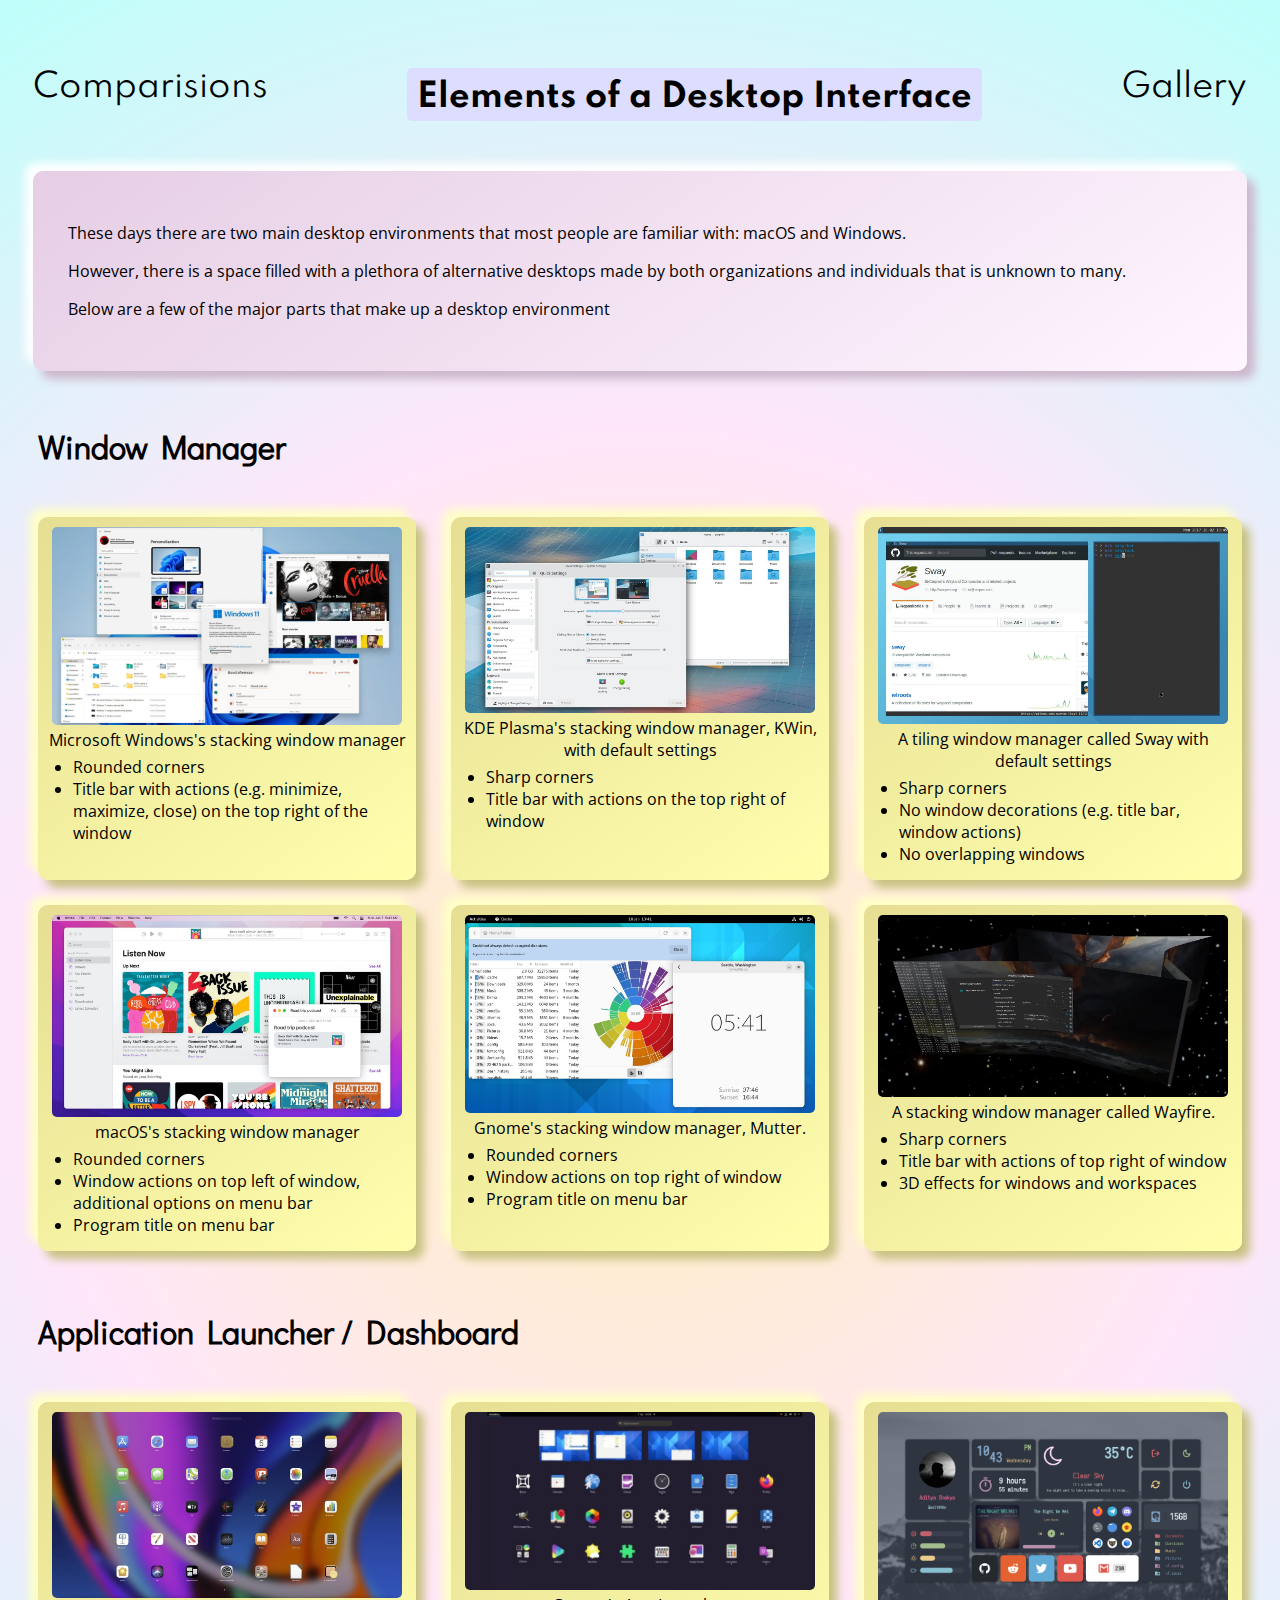
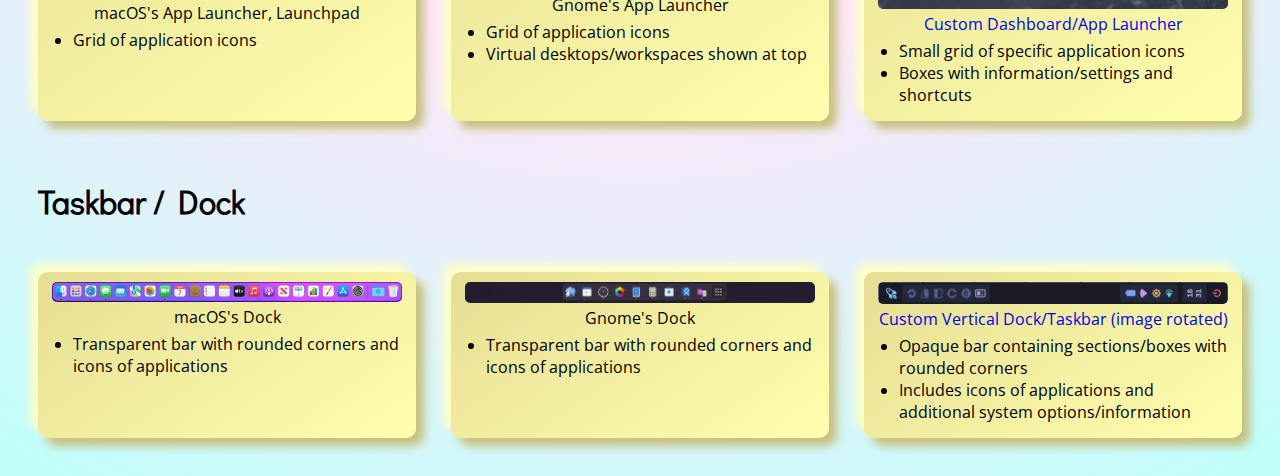
<file: index.html>
<!DOCTYPE html>
<html lang="en" dir="ltr">
  <head>
    <meta charset="utf-8">
    <title>Elements of a Desktop Inteface</title>
    <link rel="stylesheet" href="style.css">
  </head>
  <body>
    <div class="header">
      <span><a href="index.html">Comparisions</a></span>
      <h1>Elements of a Desktop Interface</h1>
      <span><a href="gallery.html">Gallery</a></span>
    </div>

    <div class="pre-content">
      <p>These days there are two main desktop environments that most people are familiar with: macOS and Windows.</p>
      <p>However, there is a space filled with a plethora of alternative desktops made by both organizations and individuals that is unknown to many.</p>
      <p>Below are a few of the major parts that make up a desktop environment</p>
    </div>

    <div class="content">

      <div class="row">
        <h1>Window Manager</h1>
        <div class="nested-row">
          <div class="section">
            <a href="images/win11-wm.webp"><img src="images/win11-wm.webp"/></a>
            <span>Microsoft Windows's stacking window manager</span>
            <ul>
              <li>Rounded corners</li>
              <li>Title bar with actions (e.g. minimize, maximize, close) on the top right of the window</li>
            </ul>
          </div>
          <div class="section">
            <a href="images/plasma-wm.jpg"><img src="images/plasma-wm.jpg"/></a>
            <span>KDE Plasma's stacking window manager, KWin, with default settings</span>
            <ul>
              <li>Sharp corners</li>
              <li>Title bar with actions on the top right of window</li>
            </ul>
          </div>
          <div class="section">
            <a href="images/swaywm.jpg"><img src="images/swaywm.jpg"/></a>
            <span>A tiling window manager called Sway with default settings</span>
            <ul>
              <li>Sharp corners</li>
              <li>No window decorations (e.g. title bar, window actions)</li>
              <li>No overlapping windows</li>
            </ul>
          </div>
        </div>
        <div class="nested-row">
          <div class="section">
            <a href="images/macos-wm.jpg"><img src="images/macos-wm.jpg"/></a>
            <span>macOS's stacking window manager</span>
            <ul>
              <li>Rounded corners</li>
              <li>Window actions on top left of window, additional options on menu bar</li>
              <li>Program title on menu bar</li>
            </ul>
          </div>
          <div class="section">
            <a href="images/gnome-wm.jpg"><img src="images/gnome-wm.jpg"/></a>
            <span>Gnome's stacking window manager, Mutter.</span>
            <ul>
              <li>Rounded corners</li>
              <li>Window actions on top right of window</li>
              <li>Program title on menu bar</li>
            </ul>
          </div>
          <div class="section">
            <a href="images/wayfire-wm.jpg"><img src="images/wayfire-wm.jpg"/></a>
            <span>A stacking window manager called Wayfire.</span>
            <ul>
              <li>Sharp corners</li>
              <li>Title bar with actions of top right of window</li>
              <li>3D effects for windows and workspaces</li>
            </ul>
          </div>
        </div>
      </div>

      <div class="row">
        <h1>Application Launcher / Dashboard</h1>
        <div class="nested-row">
          <div class="section">
            <a href="images/macos-applauncher.jpg"><img src="images/macos-applauncher.jpg"/></a>
            <span>macOS's App Launcher, Launchpad</span>
              <ul>
                <li>Grid of application icons</li>
              </ul>
          </div>
          <div class="section">
            <a href="images/gnome-applauncher.jpg"><img src="images/gnome-applauncher.jpg"/></a>
            <span>Gnome's App Launcher</span>
            <ul>
              <li>Grid of application icons</li>
              <li>Virtual desktops/workspaces shown at top</li>
            </ul>
          </div>
          <div class="section">
            <a href="images/widget-dashboard.png"><img src="images/widget-dashboard.png"/></a>
            <span><a href="https://github.com/adi1090x/widgets">Custom Dashboard/App Launcher</a></span>
            <ul>
              <li>Small grid of specific application icons</li>
              <li>Boxes with information/settings and shortcuts</li>
            </ul>
          </div>
        </div>
      </div>

      <div class="row">
        <h1>Taskbar / Dock</h1>
        <div class="nested-row">
          <div class="section">
            <a href="images/macos-dock.jpg"><img src="images/macos-dock.jpg"/></a>
            <span>macOS's Dock</span>
            <ul>
              <li>Transparent bar with rounded corners and icons of applications</li>
            </ul>
          </div>
          <div class="section">
            <a href="images/gnome-dock.jpg"><img src="images/gnome-dock.jpg"/></a>
            <span>Gnome's Dock</span>
            <ul>
              <li>Transparent bar with rounded corners and icons of applications</li>
            </ul>
          </div>
          <div class="section">
            <a href="images/vertical-bar-rotated.jpg"><img src="images/vertical-bar-rotated.jpg"/></a>
            <span><a href="https://github.com/rxyhn/dotfiles">Custom Vertical Dock/Taskbar (image rotated)</a></span>
            <ul>
              <li>Opaque bar containing sections/boxes with rounded corners</li>
              <li>Includes icons of applications and additional system options/information</li>
            </ul>
          </div>
        </div>
      </div>

    </div>
  </body>
</html>
</file>
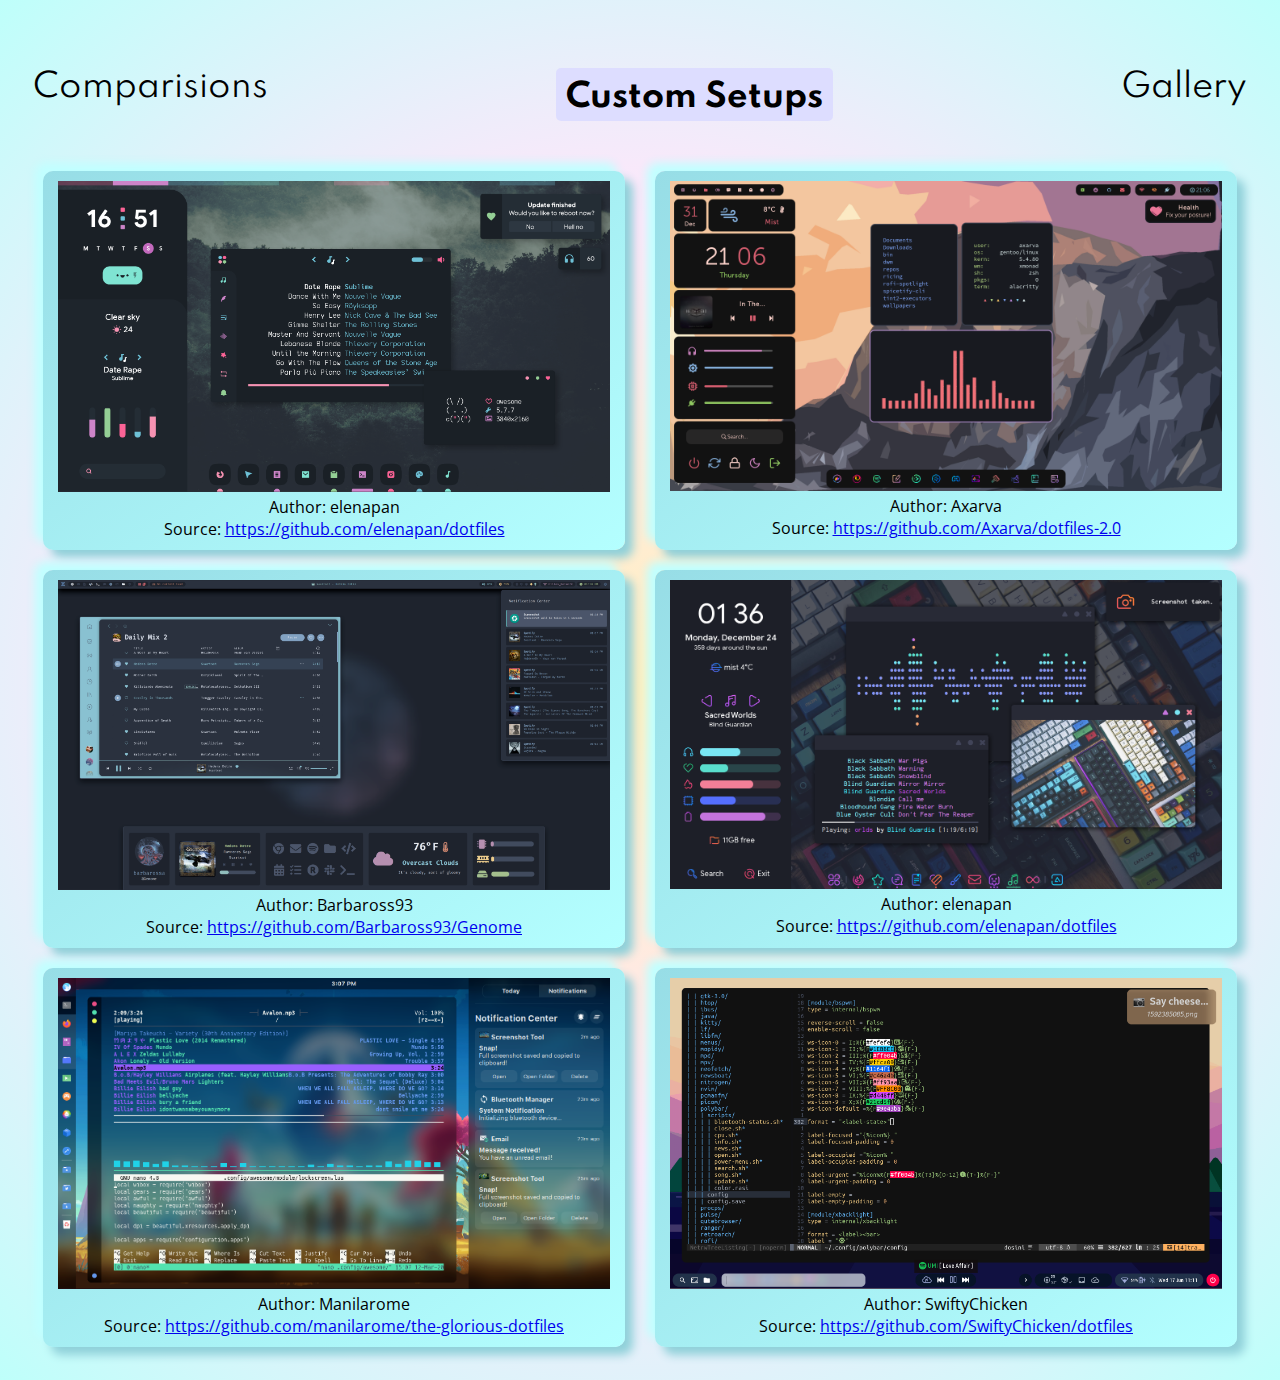
<file: gallery.html>
<!DOCTYPE html>
<html lang="en" dir="ltr">
  <head>
    <meta charset="utf-8">
    <title>Gallery</title>
    <link rel="stylesheet" href="style.css">
  </head>
  <body>
    <div class="header">
      <span><a href="index.html">Comparisions</a></span>
      <h1>Custom Setups</h1>
      <span><a href="gallery.html">Gallery</a></span>
    </div>
    <div class="project-grid">
      <div class="project">
        <a href="images/projects/amarena.png"><img src="images/projects/amarena.png"/></a>
        <p>Author: elenapan</p>
        <p>Source: <a href="https://github.com/elenapan/dotfiles">https://github.com/elenapan/dotfiles</a></p>
      </div>
      <div class="project">
        <a href="images/projects/axarva.png"><img src="images/projects/axarva.png"/></a>
        <p>Author: Axarva</p>
        <p>Source: <a href="https://github.com/Axarva/dotfiles-2.0">https://github.com/Axarva/dotfiles-2.0</a></p>
      </div>
      <div class="project">
        <a href="images/projects/genome.png"><img src="images/projects/genome.png"/></a>
        <p>Author: Barbaross93</p>
        <p>Source: <a href="https://github.com/Barbaross93/Genome">https://github.com/Barbaross93/Genome</a></p>

      </div>
      <div class="project">
        <a href="images/projects/lovelace.png"><img src="images/projects/lovelace.png"/></a>
        <p>Author: elenapan</p>
        <p>Source: <a href="https://github.com/elenapan/dotfiles">https://github.com/elenapan/dotfiles</a></p>
      </div>
      <div class="project">
        <a href="images/projects/manilarome.png"><img src="images/projects/manilarome.png"/></a>
        <p>Author: Manilarome</p>
        <p>Source: <a href="https://github.com/manilarome/the-glorious-dotfiles">https://github.com/manilarome/the-glorious-dotfiles</a></p>
      </div>
      <div class="project">
        <a href="images/projects/swifty.png"><img src="images/projects/swifty.png"/></a>
        <p>Author: SwiftyChicken</p>
        <p>Source: <a href="https://github.com/SwiftyChicken/dotfiles">https://github.com/SwiftyChicken/dotfiles</a></p>
      </div>
    </div>
  </body>
</html>
</file>
<file: style.css>
@font-face {
  font-family: 'Didact Gothic';
  src: url('fonts/Didact_Gothic/DidactGothic-Regular.ttf');
}
@font-face {
  font-family: 'Open Sans';
  src: url('fonts/Open_Sans/static/OpenSans/OpenSans-Regular.ttf')
}
@font-face {
  font-family: 'Spartan';
  font-weight: normal;
  src: url('fonts/Spartan/Spartan-VariableFont_wght.ttf');
}
@font-face {
  font-family: 'Spartan';
  font-weight: bold;
  src: url('fonts/Spartan/static/Spartan-Bold.ttf');
}
* {
  box-sizing: border-box;
}
body {
  background: radial-gradient(circle, rgb(255,240,190) 0%, rgb(255,230,250) 50%, rgb(190,255,250) 100%);
  padding: 25px;
}
.header {
  display: flex;
  justify-content: space-between;
  margin-top: 35px;
  margin-bottom: 50px;
  font-family: 'Spartan';
}
.header span {
  font-size: 2em;
}
.header h1 {
  display: inline-block;
  margin: 0px auto;
  padding: 10px 10px 5px 10px;
  border-radius: 5px;
  background-color: #ddddff;
}
.header a,a:visited {
  color: black;
  text-decoration: none;
}
.header a:hover {
  color: blue;
}
.header div{
}
.header ol {
  display: flex;
  margin: 0px;
}
.header ol li {
  display: inline-block;
}

.pre-content {
    margin-top: 50px;
  margin-bottom: 50px;
  border-radius: 10px;
  padding: 35px;
  background: linear-gradient(145deg, #e6cee5, #fff5ff);
  box-shadow:  8px 8px 10px #ccb7cb,
               -8px -8px 10px #ffffff;
  font-family: 'Open Sans';

}

.content {
  display: flex;
  flex-direction: column;
  row-gap: 50px;
}

.row {
  padding: 5px;
  display: flex;
  flex-direction: column;
  row-gap: 25px;
}
.row h1 {
  margin: 0px 0px 25px 0px;
  font-family: 'Didact Gothic';
}
.nested-row {
  display: flex;
  justify-content: space-around;
  align-items: stretch;
  column-gap: 35px;
}
.section {
  display: flex;
  flex-direction: column;
  flex-basis: 33%;
  padding: 10px;
  border-radius: 10px;
  background: linear-gradient(145deg, #e6de93, #ffffae);
  box-shadow:  8px 8px 10px #c7c17f,
               -8px -8px 10px #ffffc7;
  text-align: center;
}
.section img {
  width: 98%;
  border-radius: 5px;
  transition: transform .5s;
}
.section img:hover {
  transform: scale(1.5);
  transform-origin: bottom center;
}
.section:first-child img {
  transform-origin: bottom left;
}
.section:last-child img {
  transform-origin: bottom right;
}
.section span {
  display: inline-block;
  font-family: 'Open Sans';
  text-align: center;
}
.section span a,a:visited{
  text-decoration: none;
}
.section ul {
  margin: 5px 0px;
  padding-left: 25px;
  text-align: left;
}
.section li {
  font-family: 'Open Sans';
}

.project-grid {
  display: flex;
  flex-wrap: wrap;
  justify-content: space-around;
  column-gap: 10px;
  row-gap: 20px;
}
.project {
  display: flex;
  flex-direction: column;
  flex-basis: 48%;
  border-radius: 10px;
  padding: 10px;
  background: linear-gradient(145deg, #97dde6, #b4ffff);
  box-shadow:  8px 8px 10px #8fd0d9,
               -8px -8px 10px #c1ffff;
  text-align: center;
}
.project img {
  width: 98%;
  transition: transform .5s;
}
.project img:hover {
  transform: scale(1.02);
}
.project p {
  margin: 0px;
  font-family: 'Open Sans';
}
</file>
